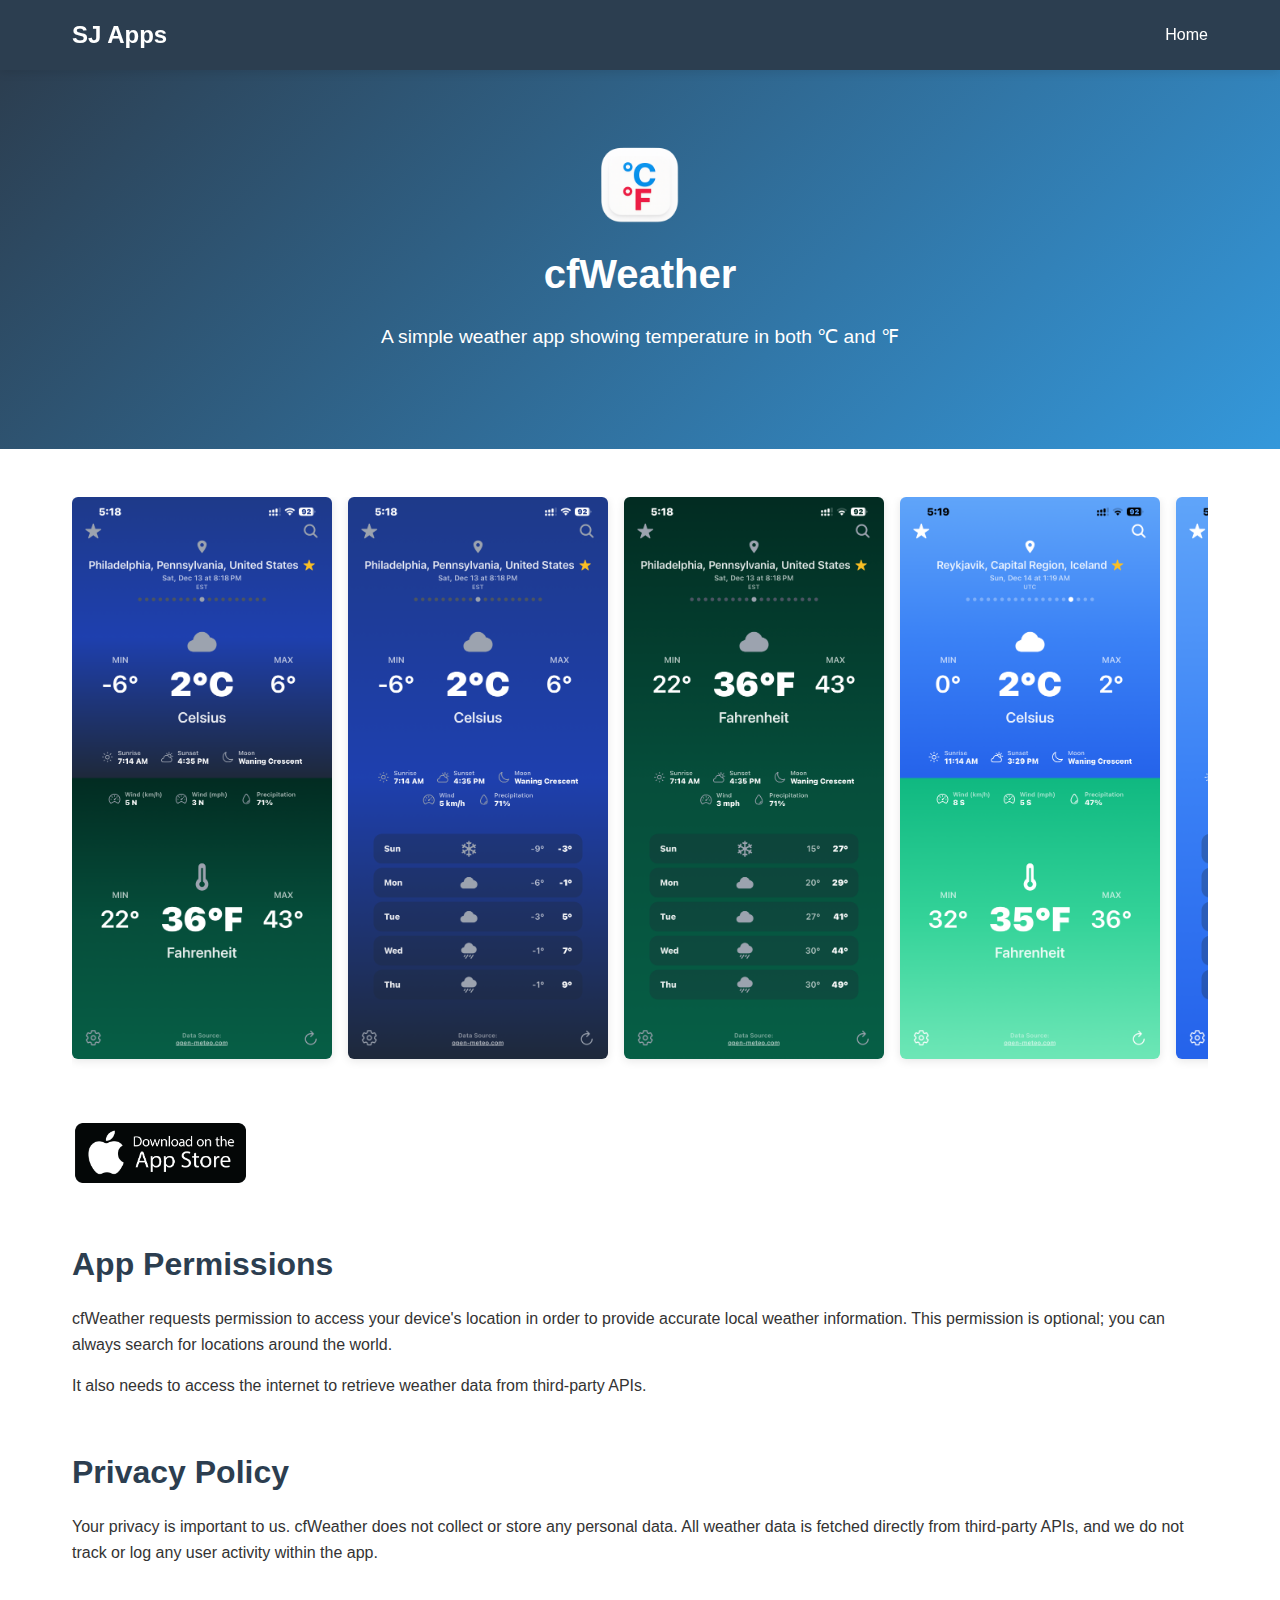
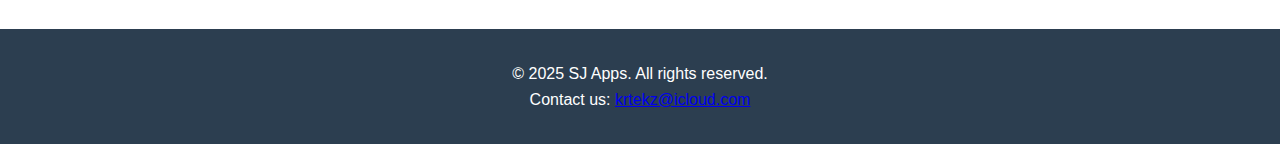
<file: index.html>
<!DOCTYPE html>
<html lang="en">
<head>
    <meta charset="UTF-8">
    <meta name="viewport" content="width=device-width, initial-scale=1.0">
    <meta name="keywords" content="about, software developer, independent studio, development skills">
    <title>cfWeather - SJ Apps</title>
    <link rel="stylesheet" href="assets/css/style.css">
</head>
<body>
    <header>
        <nav class="container">
            <a href="index.html" class="logo">SJ Apps</a>
            <ul class="nav-links">
                <li><a href="index.html">Home</a></li>
            </ul>
        </nav>
    </header>

    <section class="hero">
        <div class="container">
            <img src="assets/img/cfweather/logo.png" alt="cfWeather Logo" style="height:100px;">
            <h1>cfWeather</h1>
            <p>A simple weather app showing temperature in both ℃ and ℉</p>
        </div>
    </section>

    <main class="container">

    <section id="screenshots">
        <div class="screenshots-grid">
            <img src="assets/img/cfweather/screenshot6.PNG" alt="Screenshot 6">
            <img src="assets/img/cfweather/screenshot7.PNG" alt="Screenshot 7">
            <img src="assets/img/cfweather/screenshot8.PNG" alt="Screenshot 8">
            <img src="assets/img/cfweather/screenshot9.PNG" alt="Screenshot 9">
            <img src="assets/img/cfweather/screenshot10.PNG" alt="Screenshot 10">
            <img src="assets/img/cfweather/screenshot11.PNG" alt="Screenshot 11">
            <img src="assets/img/cfweather/screenshot12.PNG" alt="Screenshot 12">
        </div>
    </section>

    <section id="install">
        <a href="https://apps.apple.com/us/app/cfweather/id6755223423" target="_blank" rel="noopener noreferrer">
            <img src="assets/img/app-store.png" alt="App Store" style="height:60px;">
        </a>
    </section>

    <section id="permission">
        <h2>App Permissions</h2>
        <p>cfWeather requests permission to access your device's location in order to provide accurate local weather information. This permission is optional; you can always search for locations around the world.</p>
        <p>It also needs to access the internet to retrieve weather data from third-party APIs.</p>
    </section>

    <section id="privacy">
        <h2>Privacy Policy</h2>
        <p>Your privacy is important to us. cfWeather does not collect or store any personal data. All weather data is fetched directly from third-party APIs, and we do not track or log any user activity within the app.</p>

    </main>

    <footer>
        <div class="container">
            <p>&copy; 2025 SJ Apps. All rights reserved.</p>
            <p>Contact us: <a href="mailto:krtekz@icloud.com">krtekz@icloud.com</a></p>
        </div>
    </footer>
</body>
</html>
</file>
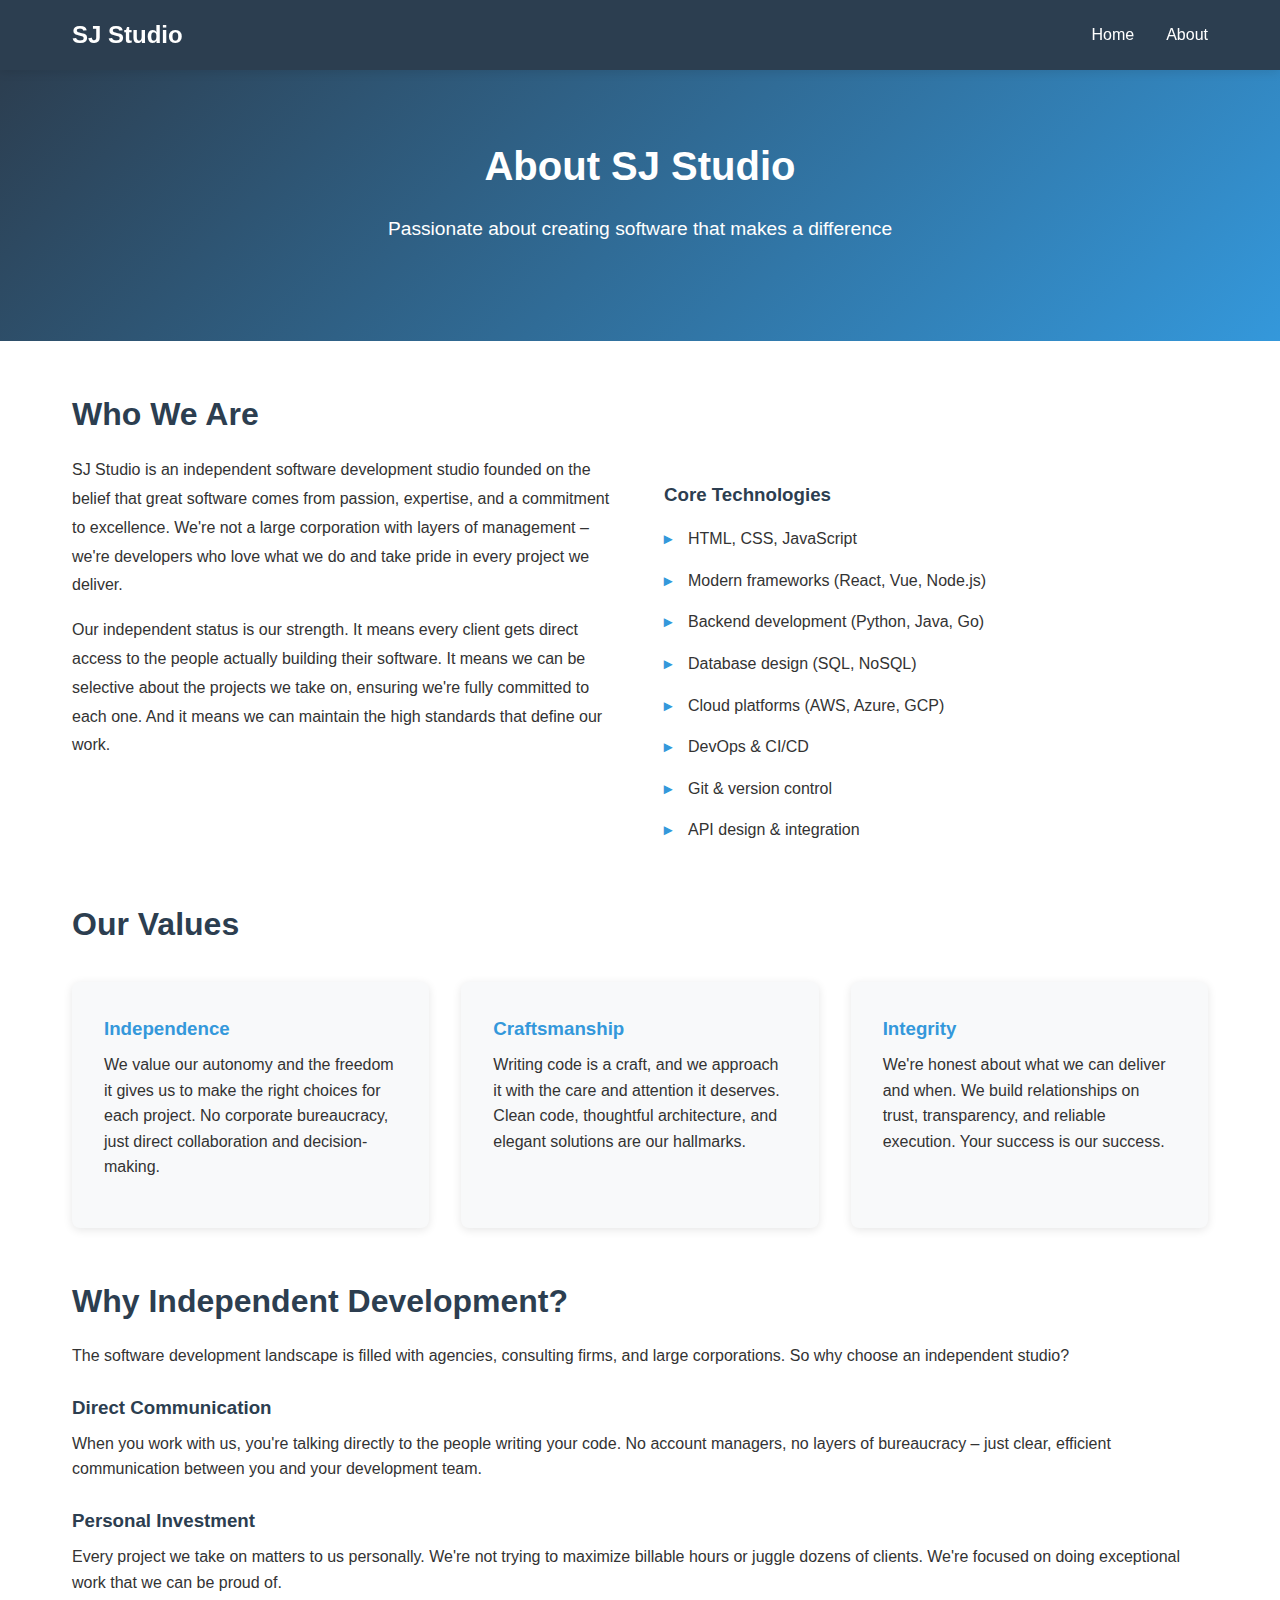
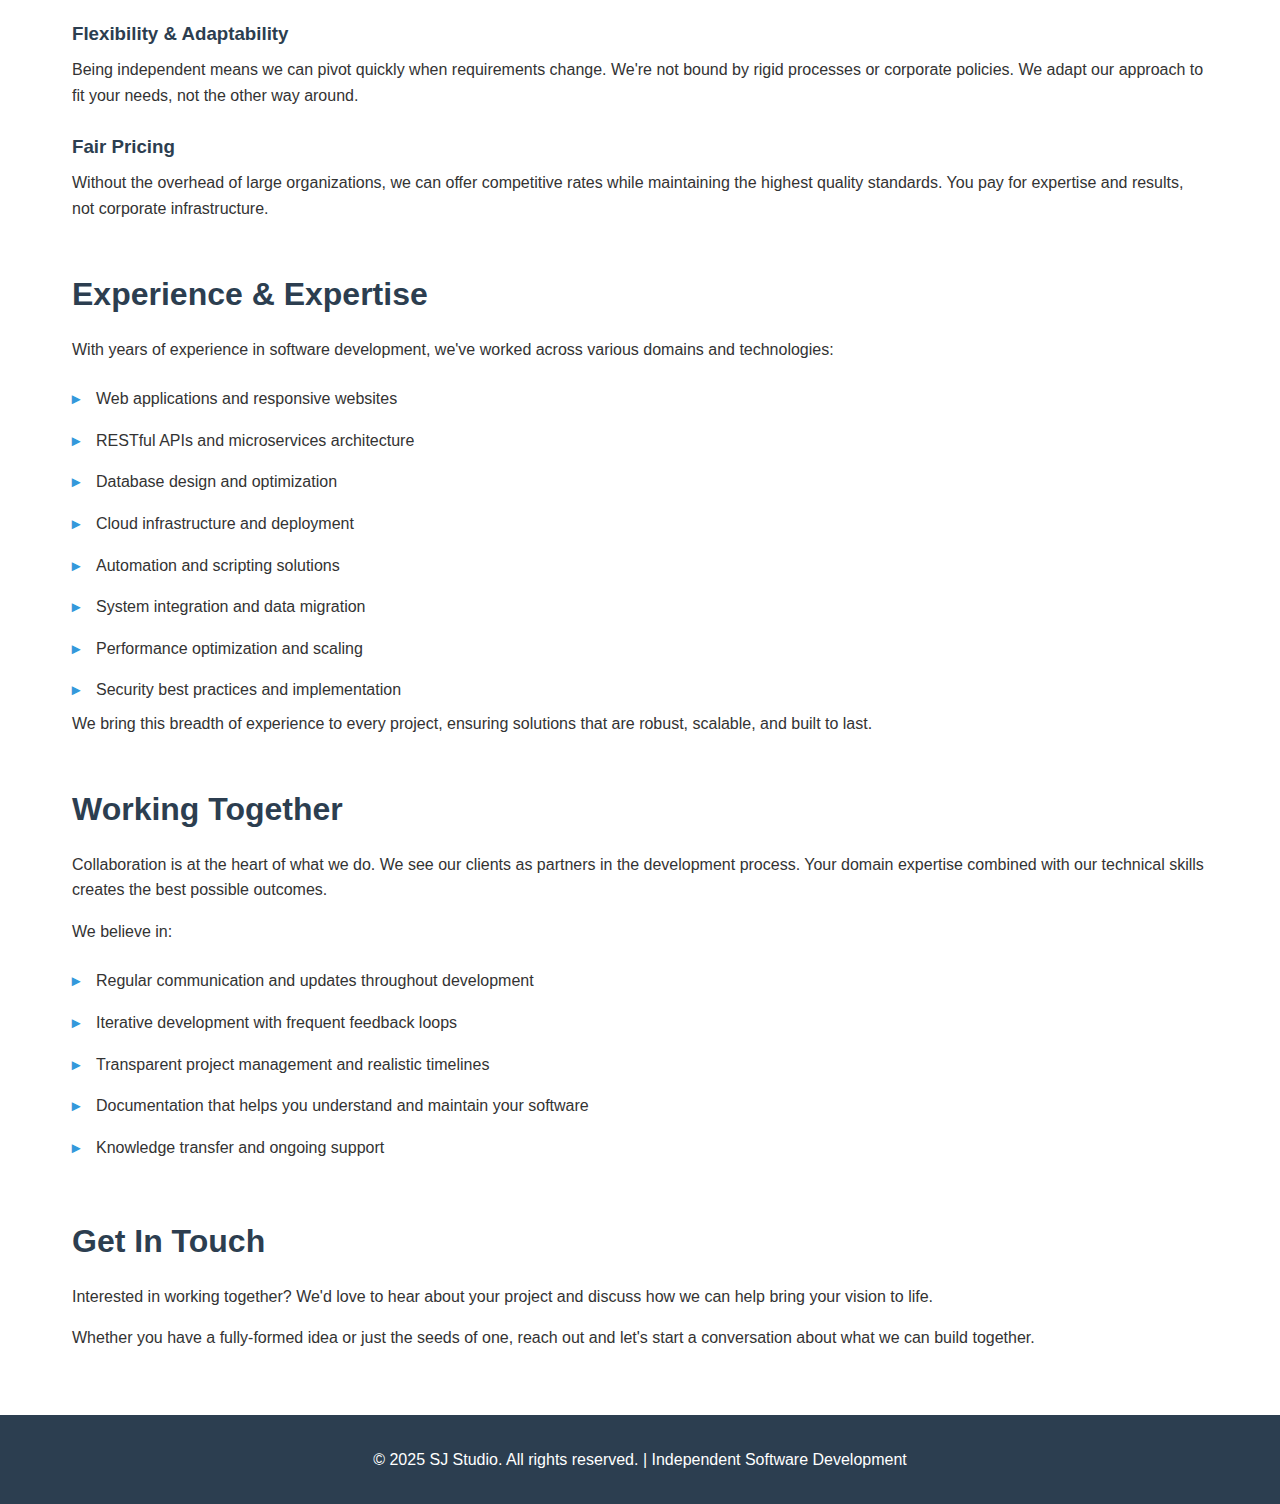
<file: about.html>
<!DOCTYPE html>
<html lang="en">
<head>
    <meta charset="UTF-8">
    <meta name="viewport" content="width=device-width, initial-scale=1.0">
    <meta name="description" content="About SJ Studio - Learn about our independent software development approach, skills, and values.">
    <meta name="keywords" content="about, software developer, independent studio, development skills">
    <title>About - SJ Studio</title>
    <link rel="stylesheet" href="assets/css/style.css">
</head>
<body>
    <header>
        <nav class="container">
            <a href="index.html" class="logo">SJ Studio</a>
            <ul class="nav-links">
                <li><a href="index.html">Home</a></li>
                <li><a href="about.html">About</a></li>
            </ul>
        </nav>
    </header>

    <section class="hero">
        <div class="container">
            <h1>About SJ Studio</h1>
            <p>Passionate about creating software that makes a difference</p>
        </div>
    </section>

    <main class="container">
        <section id="about-intro">
            <h2>Who We Are</h2>
            <div class="about-content">
                <div class="about-text">
                    <p>SJ Studio is an independent software development studio founded on the belief that great software comes from passion, expertise, and a commitment to excellence. We're not a large corporation with layers of management – we're developers who love what we do and take pride in every project we deliver.</p>
                    <p>Our independent status is our strength. It means every client gets direct access to the people actually building their software. It means we can be selective about the projects we take on, ensuring we're fully committed to each one. And it means we can maintain the high standards that define our work.</p>
                </div>
                <div class="about-skills">
                    <h3>Core Technologies</h3>
                    <ul class="skills-list">
                        <li>HTML, CSS, JavaScript</li>
                        <li>Modern frameworks (React, Vue, Node.js)</li>
                        <li>Backend development (Python, Java, Go)</li>
                        <li>Database design (SQL, NoSQL)</li>
                        <li>Cloud platforms (AWS, Azure, GCP)</li>
                        <li>DevOps & CI/CD</li>
                        <li>Git & version control</li>
                        <li>API design & integration</li>
                    </ul>
                </div>
            </div>
        </section>

        <section id="values">
            <h2>Our Values</h2>
            <div class="services-grid">
                <div class="service-card">
                    <h3>Independence</h3>
                    <p>We value our autonomy and the freedom it gives us to make the right choices for each project. No corporate bureaucracy, just direct collaboration and decision-making.</p>
                </div>
                <div class="service-card">
                    <h3>Craftsmanship</h3>
                    <p>Writing code is a craft, and we approach it with the care and attention it deserves. Clean code, thoughtful architecture, and elegant solutions are our hallmarks.</p>
                </div>
                <div class="service-card">
                    <h3>Integrity</h3>
                    <p>We're honest about what we can deliver and when. We build relationships on trust, transparency, and reliable execution. Your success is our success.</p>
                </div>
            </div>
        </section>

        <section id="why-independent">
            <h2>Why Independent Development?</h2>
            <p>The software development landscape is filled with agencies, consulting firms, and large corporations. So why choose an independent studio?</p>
            
            <h3>Direct Communication</h3>
            <p>When you work with us, you're talking directly to the people writing your code. No account managers, no layers of bureaucracy – just clear, efficient communication between you and your development team.</p>
            
            <h3>Personal Investment</h3>
            <p>Every project we take on matters to us personally. We're not trying to maximize billable hours or juggle dozens of clients. We're focused on doing exceptional work that we can be proud of.</p>
            
            <h3>Flexibility & Adaptability</h3>
            <p>Being independent means we can pivot quickly when requirements change. We're not bound by rigid processes or corporate policies. We adapt our approach to fit your needs, not the other way around.</p>
            
            <h3>Fair Pricing</h3>
            <p>Without the overhead of large organizations, we can offer competitive rates while maintaining the highest quality standards. You pay for expertise and results, not corporate infrastructure.</p>
        </section>

        <section id="experience">
            <h2>Experience & Expertise</h2>
            <p>With years of experience in software development, we've worked across various domains and technologies:</p>
            <ul class="skills-list">
                <li>Web applications and responsive websites</li>
                <li>RESTful APIs and microservices architecture</li>
                <li>Database design and optimization</li>
                <li>Cloud infrastructure and deployment</li>
                <li>Automation and scripting solutions</li>
                <li>System integration and data migration</li>
                <li>Performance optimization and scaling</li>
                <li>Security best practices and implementation</li>
            </ul>
            <p>We bring this breadth of experience to every project, ensuring solutions that are robust, scalable, and built to last.</p>
        </section>

        <section id="collaboration">
            <h2>Working Together</h2>
            <p>Collaboration is at the heart of what we do. We see our clients as partners in the development process. Your domain expertise combined with our technical skills creates the best possible outcomes.</p>
            <p>We believe in:</p>
            <ul class="skills-list">
                <li>Regular communication and updates throughout development</li>
                <li>Iterative development with frequent feedback loops</li>
                <li>Transparent project management and realistic timelines</li>
                <li>Documentation that helps you understand and maintain your software</li>
                <li>Knowledge transfer and ongoing support</li>
            </ul>
        </section>

        <section id="contact-info">
            <h2>Get In Touch</h2>
            <p>Interested in working together? We'd love to hear about your project and discuss how we can help bring your vision to life.</p>
            <p>Whether you have a fully-formed idea or just the seeds of one, reach out and let's start a conversation about what we can build together.</p>
        </section>
    </main>

    <footer>
        <div class="container">
            <p>&copy; 2025 SJ Studio. All rights reserved. | Independent Software Development</p>
        </div>
    </footer>
</body>
</html>
</file>
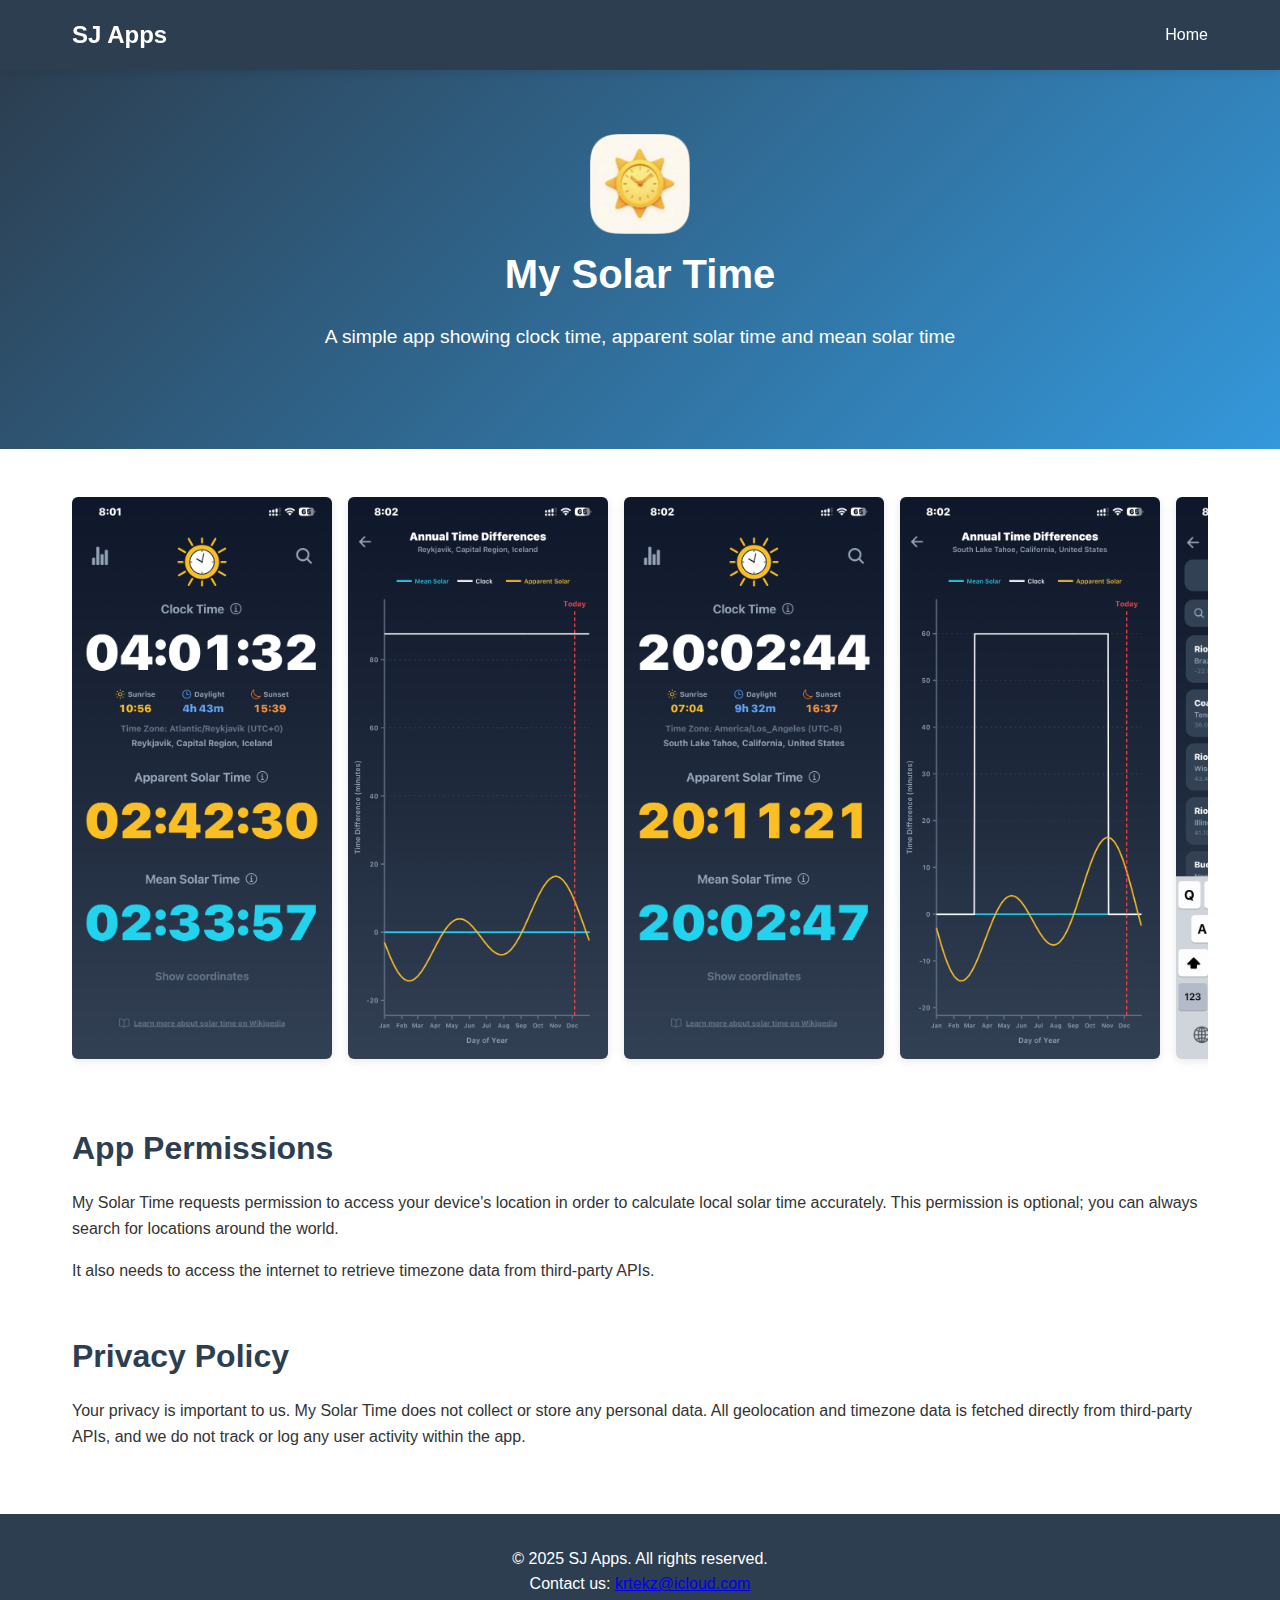
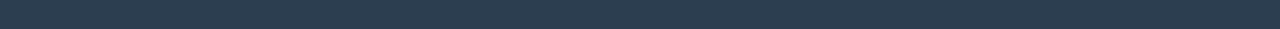
<file: mysolartime.html>
<!DOCTYPE html>
<html lang="en">
<head>
    <meta charset="UTF-8">
    <meta name="viewport" content="width=device-width, initial-scale=1.0">
    <meta name="keywords" content="about, software developer, independent studio, development skills">
    <title>My Solar Time - SJ Apps</title>
    <link rel="stylesheet" href="assets/css/style.css">
</head>
<body>
    <header>
        <nav class="container">
            <a href="index.html" class="logo">SJ Apps</a>
            <ul class="nav-links">
                <li><a href="index.html">Home</a></li>
            </ul>
        </nav>
    </header>

    <section class="hero">
        <div class="container">
            <img src="assets/img/mysolartime/logo.png" alt="My Solar Time Logo" style="height:100px;">
            <h1>My Solar Time</h1>
            <p>A simple app showing clock time, apparent solar time and mean solar time</p>
        </div>
    </section>

    <main class="container">

    <section id="screenshots">
        <div class="screenshots-grid">
            <img src="assets/img/mysolartime/screenshot1.png" alt="Screenshot 1">
            <img src="assets/img/mysolartime/screenshot2.png" alt="Screenshot 2">
            <img src="assets/img/mysolartime/screenshot3.png" alt="Screenshot 3">
            <img src="assets/img/mysolartime/screenshot4.png" alt="Screenshot 4">
            <img src="assets/img/mysolartime/screenshot5.png" alt="Screenshot 5">
            <img src="assets/img/mysolartime/screenshot6.png" alt="Screenshot 6">
        </div>
    </section>

    <section id="permission">
        <h2>App Permissions</h2>
        <p>My Solar Time requests permission to access your device's location in order to calculate local solar time accurately. This permission is optional; you can always search for locations around the world.</p>
        <p>It also needs to access the internet to retrieve timezone data from third-party APIs.</p>
    </section>

    <section id="privacy">
        <h2>Privacy Policy</h2>
        <p>Your privacy is important to us. My Solar Time does not collect or store any personal data. All geolocation and timezone data is fetched directly from third-party APIs, and we do not track or log any user activity within the app.</p>

    </main>

    <footer>
        <div class="container">
            <p>&copy; 2025 SJ Apps. All rights reserved.</p>
            <p>Contact us: <a href="mailto:krtekz@icloud.com">krtekz@icloud.com</a></p>
        </div>
    </footer>
</body>
</html>
</file>
<file: assets/css/style.css>
/* SJ Studio - Independent Software Development */
/* Modern, clean stylesheet */

:root {
    --primary-color: #2c3e50;
    --secondary-color: #3498db;
    --accent-color: #e74c3c;
    --text-color: #333;
    --light-bg: #f8f9fa;
    --white: #ffffff;
    --shadow: 0 2px 10px rgba(0, 0, 0, 0.1);
}

* {
    margin: 0;
    padding: 0;
    box-sizing: border-box;
}

body {
    font-family: 'Segoe UI', Tahoma, Geneva, Verdana, sans-serif;
    line-height: 1.6;
    color: var(--text-color);
    background-color: var(--white);
}

/* Header Styles */
header {
    background-color: var(--primary-color);
    color: var(--white);
    padding: 1rem 0;
    box-shadow: var(--shadow);
    position: sticky;
    top: 0;
    z-index: 1000;
}

.container {
    max-width: 1200px;
    margin: 0 auto;
    padding: 0 2rem;
}

nav {
    display: flex;
    justify-content: space-between;
    align-items: center;
}

.logo {
    font-size: 1.5rem;
    font-weight: bold;
    color: var(--white);
    text-decoration: none;
}

.nav-links {
    display: flex;
    list-style: none;
    gap: 2rem;
}

.nav-links a {
    color: var(--white);
    text-decoration: none;
    transition: color 0.3s ease;
}

.nav-links a:hover {
    color: var(--secondary-color);
}

/* Hero Section */
.hero {
    background: linear-gradient(135deg, var(--primary-color) 0%, var(--secondary-color) 100%);
    color: var(--white);
    padding: 4rem 0;
    text-align: center;
}

.hero h1 {
    font-size: 2.5rem;
    margin-bottom: 1rem;
}

.hero p {
    font-size: 1.2rem;
    margin-bottom: 2rem;
}

.btn {
    display: inline-block;
    padding: 0.8rem 2rem;
    background-color: var(--accent-color);
    color: var(--white);
    text-decoration: none;
    border-radius: 5px;
    transition: background-color 0.3s ease, transform 0.2s ease;
}

.btn:hover {
    background-color: #c0392b;
    transform: translateY(-2px);
}

/* Main Content */
main {
    padding: 3rem 0;
}

section {
    margin-bottom: 3rem;
}

h2 {
    color: var(--primary-color);
    margin-bottom: 1rem;
    font-size: 2rem;
}

h3 {
    color: var(--primary-color);
    margin-bottom: 0.5rem;
    margin-top: 1.5rem;
}

p {
    margin-bottom: 1rem;
}

/* Screenshot Gallery */
#screenshots {
    overflow-x: hidden;
}

.screenshots-grid {
    display: flex;
    gap: 1rem;
    overflow-x: auto;
    padding-bottom: 1rem;
    scroll-snap-type: x mandatory;
}

.screenshots-grid img {
    flex: 0 0 auto;
    width: 260px;
    height: auto;
    border-radius: 6px;
    box-shadow: var(--shadow);
    scroll-snap-align: start;
}

/* Services/Features Grid */
.services-grid {
    display: grid;
    grid-template-columns: repeat(auto-fit, minmax(300px, 1fr));
    gap: 2rem;
    margin-top: 2rem;
}

.service-card {
    background-color: var(--light-bg);
    padding: 2rem;
    border-radius: 8px;
    box-shadow: var(--shadow);
    transition: transform 0.3s ease, box-shadow 0.3s ease;
}

.service-card:hover {
    transform: translateY(-5px);
    box-shadow: 0 4px 20px rgba(0, 0, 0, 0.15);
}

.service-card h3 {
    color: var(--secondary-color);
    margin-top: 0;
}

/* About Section */
.about-content {
    display: grid;
    grid-template-columns: 1fr 1fr;
    gap: 3rem;
    align-items: start;
}

.about-text {
    line-height: 1.8;
}

.skills-list {
    list-style: none;
    padding: 0;
}

.skills-list li {
    padding: 0.5rem 0;
    padding-left: 1.5rem;
    position: relative;
}

.skills-list li:before {
    content: "▸";
    position: absolute;
    left: 0;
    color: var(--secondary-color);
    font-weight: bold;
}

/* Footer */
footer {
    background-color: var(--primary-color);
    color: var(--white);
    text-align: center;
    padding: 2rem 0;
    margin-top: 4rem;
}

footer p {
    margin: 0;
}

/* Responsive Design */
@media (max-width: 768px) {
    .nav-links {
        gap: 1rem;
    }

    .hero h1 {
        font-size: 2rem;
    }

    .hero p {
        font-size: 1rem;
    }

    .services-grid {
        grid-template-columns: 1fr;
    }

    .about-content {
        grid-template-columns: 1fr;
        gap: 2rem;
    }

    .container {
        padding: 0 1rem;
    }
}
</file>
